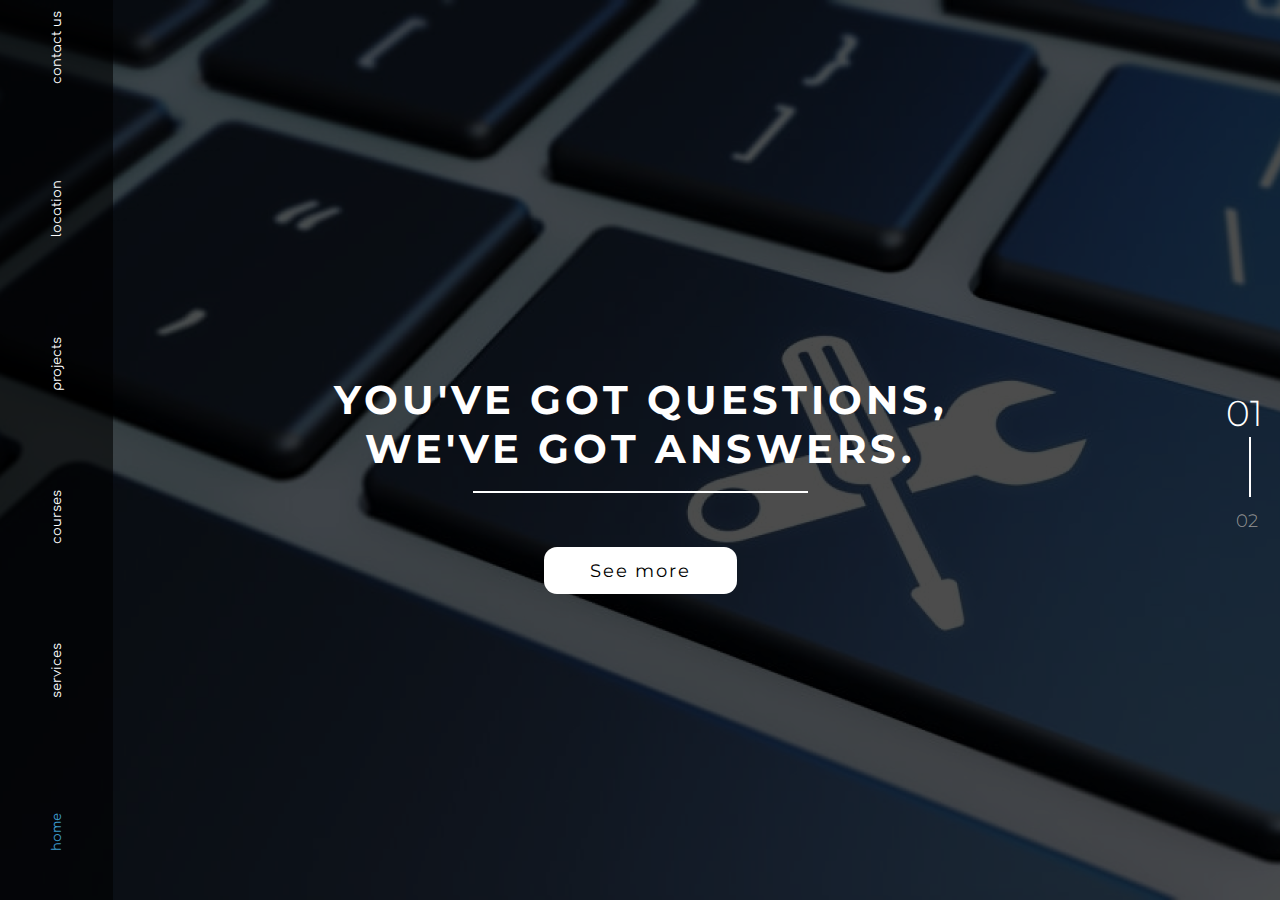
<file: index.html>
<!DOCTYPE html>
<html lang="en">

<head>
    <meta charset="UTF-8">
    <meta http-equiv="X-UA-Compatible" content="IE=edge">
    <meta name="viewport" content="width=device-width, initial-scale=1.0">
    <link rel="stylesheet" href="./assets/css/style.css">
    <title>Home Page</title>
</head>

<body>

    <!-- Home page 1 -->
    <section class="section1 fade">
        <div id="layer"></div>
        <nav class="navbar1">
            <ul>

                <li><a class="nav-link active" href="index.html">home</a></li>
                <li><a class="nav-link" href="services.html">services</a></li>
                <li><a class="nav-link" href="courses.html">courses</a></li>
                <li><a class="nav-link" href="projects.html">projects</a></li>
                <li><a class="nav-link" href="location.html">location</a></li>
                <li><a class="nav-link" href="contact.html">contact us</a></li>
            </ul>
        </nav>
        <div class="home-page-info">
            <h1>YOU'VE GOT QUESTIONS, WE'VE GOT ANSWERS.</h1>
            <hr>
            <button>See more</button>
        </div>
        <div class="navigation">
            <button><h1 class="firstP">01</h1></button>
            <hr>
            <button><h1 class="secondP">02</h1></button>
        </div>
    </section>

    <!-- Home page 2 -->
    <section class="section2 fade">
        <div id="layer"></div>
        <nav class="navbar1">
            <ul>

                <li><a class="nav-link active" href="index.html">home</a></li>
                <li><a class="nav-link" href="services.html">services</a></li>
                <li><a class="nav-link" href="courses.html">courses</a></li>
                <li><a class="nav-link" href="projects.html">projects</a></li>
                <li><a class="nav-link" href="location.html">location</a></li>
                <li><a class="nav-link" href="contact.html">contact us</a></li>
            </ul>
        </nav>
        <div class="home-page-info">
            <h1>JOIN HIGH QUALITY TRAININGS.</h1>
            <hr>
            <button>See more</button>
        </div>
        <div class="navigation">
            <button><h1 class="firstP">01</h1></button>
            <hr>
            <button><h1 class="secondP">02</h1></button>
        </div>
    </section>

    <script src="./assets/js/script.js"></script>

</body>

</html>
</file>
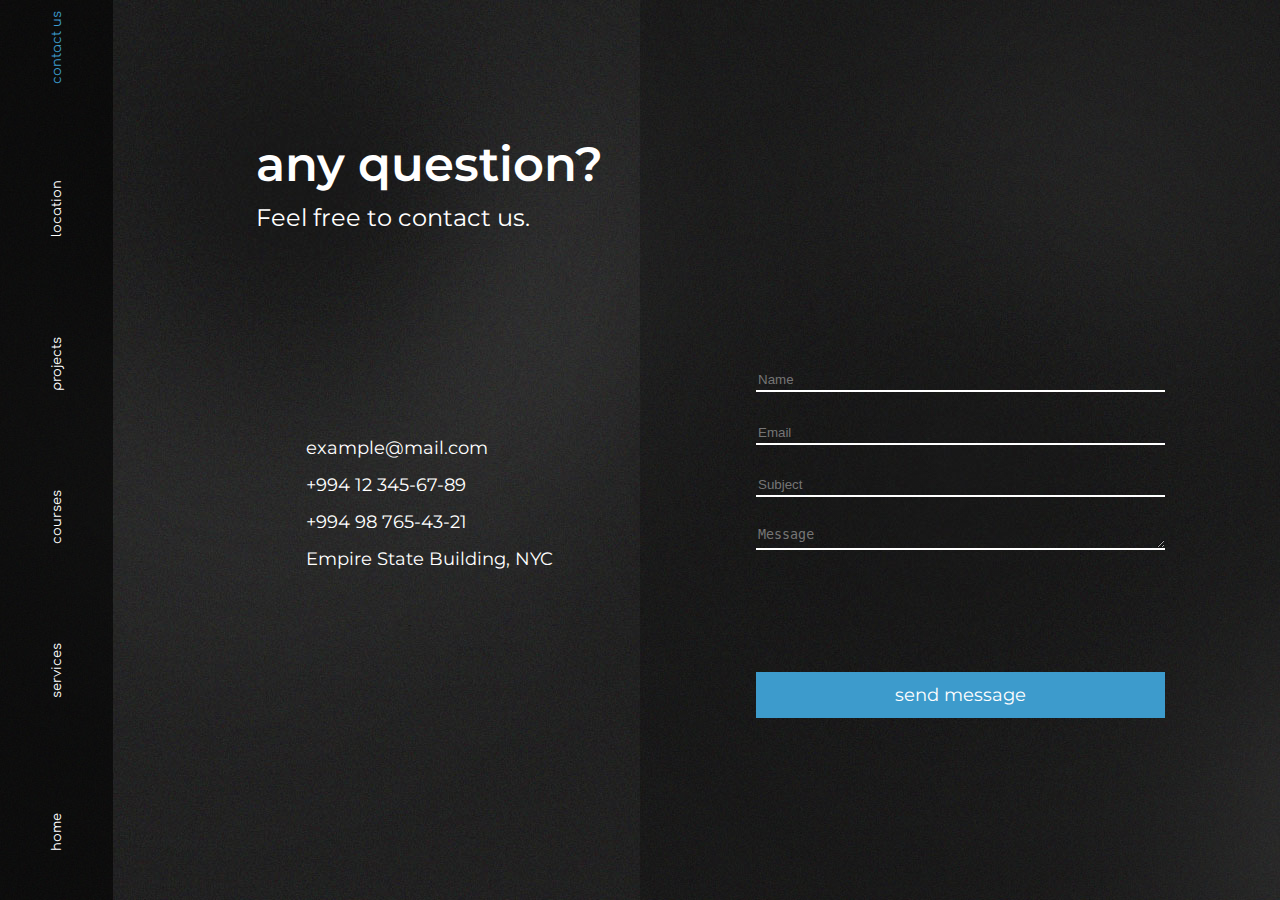
<file: contact.html>
<!DOCTYPE html>
<html lang="en">

<head>
    <meta charset="UTF-8">
    <meta http-equiv="X-UA-Compatible" content="IE=edge">
    <meta name="viewport" content="width=device-width, initial-scale=1.0">
    <link rel="stylesheet" href="./assets/css/style.css">
    <link rel="stylesheet" href="https://use.fontawesome.com/releases/v5.15.4/css/all.css" integrity="sha384-DyZ88mC6Up2uqS4h/KRgHuoeGwBcD4Ng9SiP4dIRy0EXTlnuz47vAwmeGwVChigm" crossorigin="anonymous">
    <title>Contact page</title>
</head>

<body>
    <section class="serv-sec">

        <div id="black-layer"></div>
        <nav class="navbar1">
            <ul>

                <li><a class="nav-link" href="index.html">home</a></li>
                <li><a class="nav-link" href="services.html">services</a></li>
                <li><a class="nav-link" href="courses.html">courses</a></li>
                <li><a class="nav-link" href="projects.html">projects</a></li>
                <li><a class="nav-link" href="location.html">location</a></li>
                <li><a class="nav-link active" href="contact.html">contact us</a></li>
            </ul>
        </nav>
        <div class="contact-div anim2">
            <div class="info-div">
                <div class="question">
                    <h1>any question?</h1>
                    <p>Feel free to contact us.</p>
                </div>
                <div class="contact-info">
                    <ul type="none">
                        <li><i class="far fa-envelope"></i>
                            <a href="mailto:example@mail.com">example@mail.com</a></li>
                        <li><i class="fas fa-phone"></i>
                            <a href="tel:+994123456789">+994 12 345-67-89</a>
                        </li>
                        <li><i class="fas fa-phone"></i>
                            <a href="tel:+994987654321">+994 98 765-43-21</a>
                        </li>
                        <li><i class="fas fa-map-marker-alt"></i>
                            <a href="https://goo.gl/maps/RJ6tJuZnEypJtetW8" target="_blank">Empire State Building, NYC</a>
                        </li>
                    </ul>
                </div>
            </div>
            <div class="cont-message">
                <div class="input-div">
                    <input type="text" name="name" id="name-input" placeholder="Name">
                    <input type="email" name="email" id="mail-input" placeholder="Email">
                    <input type="text" name="subject" id="subject-input" placeholder="Subject">
                    <textarea name="message" id="message-area" cols="30" rows="1" placeholder="Message"></textarea>
                </div>
                <button id="contact-btn">send message</button>
            </div>
        </div>
    </section>

</body>

</html>
</file>
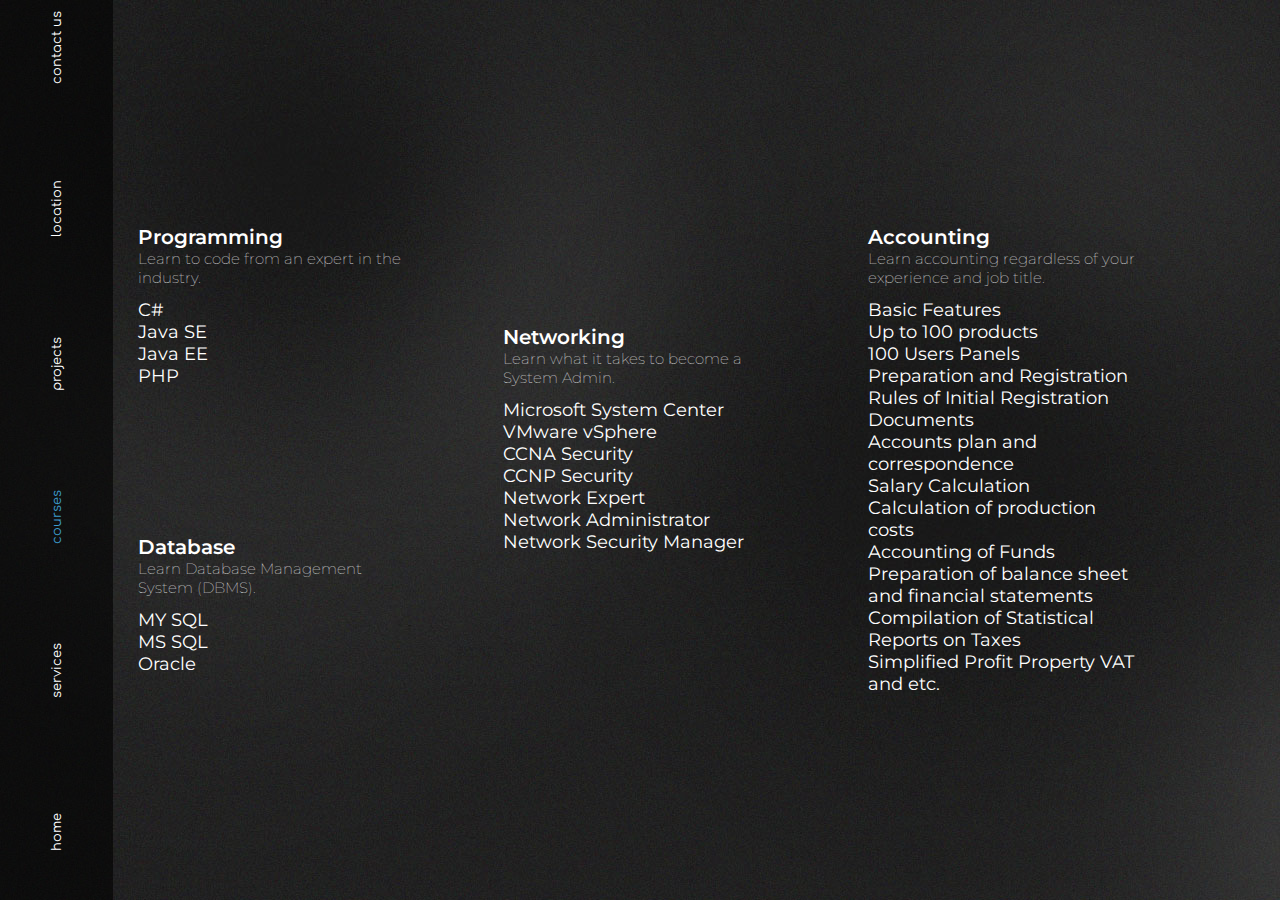
<file: courses.html>
<!DOCTYPE html>
<html lang="en">

<head>
    <meta charset="UTF-8">
    <meta http-equiv="X-UA-Compatible" content="IE=edge">
    <meta name="viewport" content="width=device-width, initial-scale=1.0">
    <link rel="stylesheet" href="./assets/css/style.css">
    <title>Courses</title>
</head>

<body>
    <section class="serv-sec">
        <nav class="navbar1">
            <ul>

                <li><a class="nav-link" href="index.html">home</a></li>
                <li><a class="nav-link" href="services.html">services</a></li>
                <li><a class="nav-link active" href="courses.html">courses</a></li>
                <li><a class="nav-link" href="projects.html">projects</a></li>
                <li><a class="nav-link" href="location.html">location</a></li>
                <li><a class="nav-link" href="contact.html">contact us</a></li>
            </ul>
        </nav>
        <div class="courses-grid  anim2">
            <div class="cg-div">
                <div>
                    <h1>Programming</h1>
                    <p>Learn to code from an expert in the industry.</p>
                    <ul>
                        <li>C#</li>
                        <li>Java SE</li>
                        <li>Java EE</li>
                        <li>PHP</li>


                    </ul>
                </div>
                <div>
                    <h1>Database</h1>
                    <p>Learn Database Management System (DBMS).</p>
                    <ul>
                        <li>MY SQL</li>
                        <li>MS SQL</li>
                        <li>Oracle</li>
                    </ul>
                </div>

            </div>
            <div class="cg-div">
                <h1>Networking</h1>
                <p>Learn what it takes to become a System Admin.</p>
                <ul>
                    <li>Microsoft System Center</li>
                    <li>VMware vSphere</li>
                    <li>CCNA Security</li>
                    <li>CCNP Security</li>
                    <li>Network Expert</li>
                    <li>Network Administrator</li>
                    <li>Network Security Manager</li>
                </ul>

            </div>
            <div class="cg-div">
                <h1>Accounting</h1>
                <p>Learn accounting regardless of your experience and job title.</p>
                <ul>
                    <li>Basic Features</li>
                    <li>Up to 100 products</li>
                    <li>100 Users Panels</li>
                    <li>Preparation and Registration Rules of Initial Registration Documents</li>
                    <li>Accounts plan and correspondence</li>
                    <li>Salary Calculation</li>
                    <li>Calculation of production costs</li>
                    <li>Accounting of Funds</li>
                    <li>Preparation of balance sheet and financial statements</li>
                    <li>Compilation of Statistical Reports on Taxes</li>
                    <li>Simplified Profit Property VAT and etc.</li>
                </ul>


            </div>

    </section>



</body>

</html>
</file>
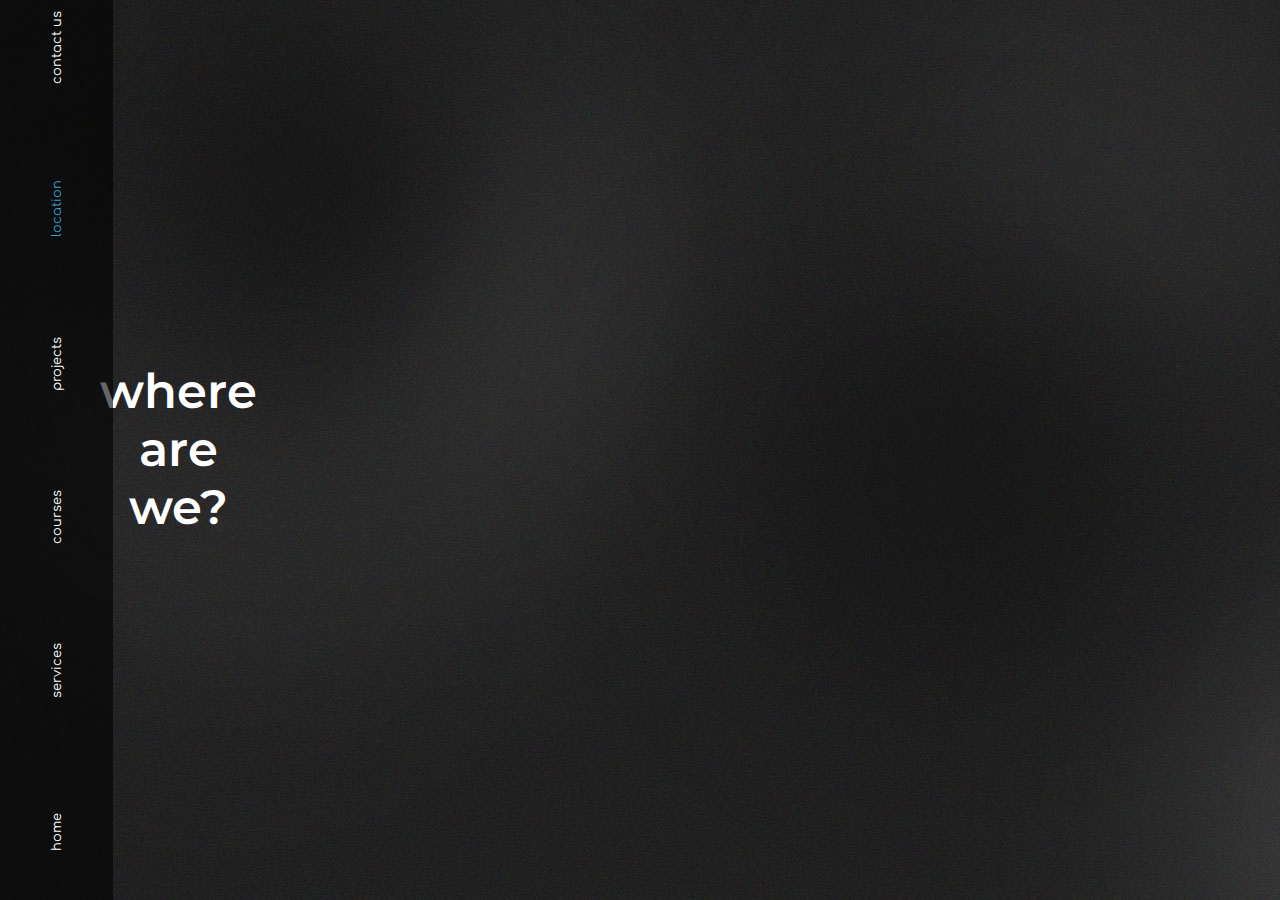
<file: location.html>
<!DOCTYPE html>
<html lang="en">

<head>
    <meta charset="UTF-8">
    <meta http-equiv="X-UA-Compatible" content="IE=edge">
    <meta name="viewport" content="width=device-width, initial-scale=1.0">
    <link rel="stylesheet" href="./assets/css/style.css">
    <title>Location</title>
</head>

<body>
    <section class="serv-sec">
        <nav class="navbar1">
            <ul>

                <li><a class="nav-link" href="index.html">home</a></li>
                <li><a class="nav-link" href="services.html">services</a></li>
                <li><a class="nav-link" href="courses.html">courses</a></li>
                <li><a class="nav-link" href="projects.html">projects</a></li>
                <li><a class="nav-link active" href="location.html">location</a></li>
                <li><a class="nav-link" href="contact.html">contact us</a></li>
            </ul>
        </nav>
        <div class="location-div anim2">
            <h1>where are we?</h1>
            <iframe src="https://www.google.com/maps/embed?pb=!1m18!1m12!1m3!1d3022.612781779425!2d-73.98795218459388!3d40.74854517932798!2m3!1f0!2f0!3f0!3m2!1i1024!2i768!4f13.1!3m3!1m2!1s0x89c259a9aeb1c6b5%3A0x35b1cfbc89a6097f!2z0K3QvNC_0LDQudGALdGB0YLQtdC50YIt0LHQuNC70LTQuNC90LMsIE5ldyBZb3JrLCBOWSAxMDAwMSwg0KHQqNCQ!5e0!3m2!1sru!2s!4v1637395656919!5m2!1sru!2s"
                width="800" height="536" style="border:0;" allowfullscreen="" loading="lazy"></iframe>
        </div>

    </section>



</body>

</html>
</file>
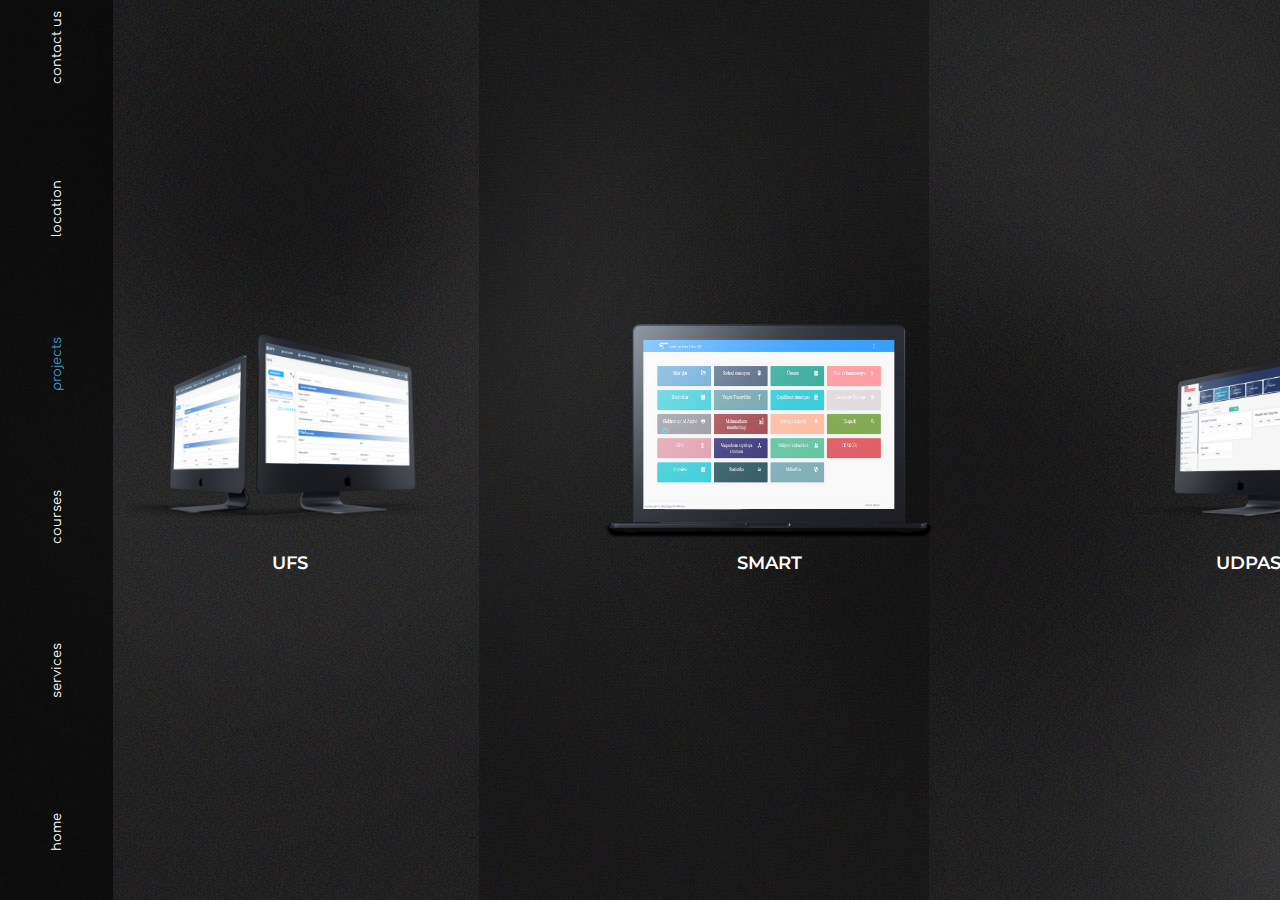
<file: projects.html>
<!DOCTYPE html>
<html>

<head>
    <meta charset="UTF-8">
    <meta http-equiv="X-UA-Compatible" content="IE=edge">
    <meta name="viewport" content="width=device-width, initial-scale=1.0">
    <link rel="stylesheet" href="./assets/css/style.css">
    <title>Projects</title>
</head>

<body>

    <section class="serv-sec ">
        <nav class="navbar1">
            <ul>

                <li><a class="nav-link" href="index.html">home</a></li>
                <li><a class="nav-link" href="services.html">services</a></li>
                <li><a class="nav-link" href="courses.html">courses</a></li>
                <li><a class="nav-link active" href="projects.html">projects</a></li>
                <li><a class="nav-link" href="location.html">location</a></li>
                <li><a class="nav-link" href="contact.html">contact us</a></li>
            </ul>
        </nav>
        <div id="black-layer2"></div>
        <div class="projects-div anim2">
            <div class="pr-div" id="prdiv1">
                <div class="pr-img">
                    <button class="transp-btn" id="img1"><img  src="./assets/img/test1.png" alt=""></button>
                    <h1 class="aa">UFS</h1>
                </div>
                <div class="pr-txt" id="pr-txt1">
                    <p>Lorem ipsum dolor sit amet, consectetur adipisicing elit. Rem obcaecati excepturi esse placeat sequi corporis doloribus nulla? Quo laudantium, aut, voluptatibus expedita recusandae architecto laborum saepe rem sit nemo commodi.</p>
                </div>
            </div>
            <div class="pr-div " id="prdiv2">
                <div class="pr-img mv-left">
                    <button class="transp-btn " id="img2"><img src="./assets/img/test2.png" alt=""></button>
                    <h1>SMART</h1>
                </div>
                <div class="pr-txt" id="pr-txt2">
                    <p>Lorem ipsum dolor sit amet, consectetur adipisicing elit. Rem obcaecati excepturi esse placeat sequi corporis doloribus nulla? Quo laudantium, aut, voluptatibus expedita recusandae architecto laborum saepe rem sit nemo commodi.</p>
                </div>
            </div>
            <div class="pr-div " id="prdiv3">
                <div class="pr-img">
                    <button class="transp-btn" id="img3"><img  src="./assets/img/test3.png" alt=""></button>
                    <h1>UDPAS</h1>
                </div>
                <div class="pr-txt" id="pr-txt3">
                    <p>Lorem ipsum dolor sit amet, consectetur adipisicing elit. Rem obcaecati excepturi esse placeat sequi corporis doloribus nulla? Quo laudantium, aut, voluptatibus expedita recusandae architecto laborum saepe rem sit nemo commodi.</p>
                </div>
            </div>

        </div>


        <script src="./assets/js/projects.js"></script>
</body>

</html>
</file>
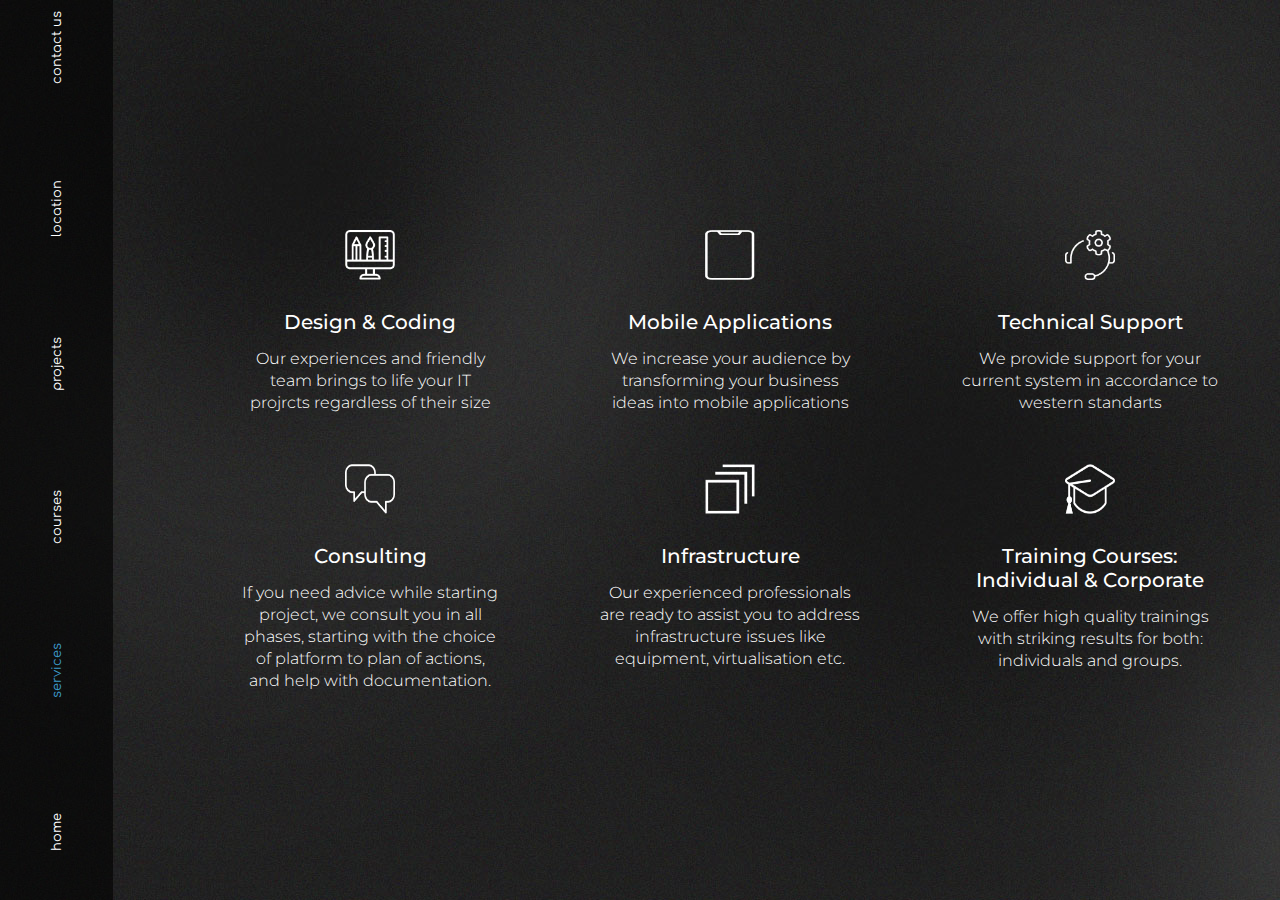
<file: services.html>
<!DOCTYPE html>
<html lang="en">

<head>
    <meta charset="UTF-8">
    <meta http-equiv="X-UA-Compatible" content="IE=edge">
    <meta name="viewport" content="width=device-width, initial-scale=1.0">
    <link rel="stylesheet" href="./assets/css/style.css">
    <title>Services</title>
</head>

<body>
    <section class="serv-sec">
        <nav class="navbar1">
            <ul>

                <li><a class="nav-link" href="index.html">home</a></li>
                <li><a class="nav-link active" href="services.html">services</a></li>
                <li><a class="nav-link" href="courses.html">courses</a></li>
                <li><a class="nav-link" href="projects.html">projects</a></li>
                <li><a class="nav-link" href="location.html">location</a></li>
                <li><a class="nav-link" href="contact.html">contact us</a></li>
            </ul>
        </nav>
        <div class="serv-grid anim2">
            <div>
                <img src="./assets/img/Vector1.png" alt="serv-icon">
                <h1>Design & Coding</h1>
                <p>Our experiences and friendly team brings to life your IT projrcts regardless of their size</p>
            </div>
            <div>
                <img src="./assets/img/Vector.png" alt="serv-icon">
                <h1>Mobile Applications</h1>
                <p>We increase your audience by transforming your business ideas into mobile applications</p>
            </div>
            <div>
                <img src="./assets/img/Vector2.png" alt="serv-icon">
                <h1>Technical Support</h1>
                <p>We provide support for your current system in accordance to western standarts</p>
            </div>
            <div>
                <img src="./assets/img/Vector3.png" alt="serv-icon">
                <h1>Consulting</h1>
                <p>If you need advice while starting project, we consult you in all phases, starting with the choice of platform to plan of actions, and help with documentation.</p>
            </div>
            <div>
                <img src="./assets/img/Vector4.png" alt="serv-icon">
                <h1>Infrastructure</h1>
                <p>Our experienced professionals are ready to assist you to address infrastructure issues like equipment, virtualisation etc.
                </p>
            </div>
            <div>
                <img src="./assets/img/Vector5.png" alt="serv-icon">
                <h1>Training Courses: Individual & Corporate</h1>
                <p>We offer high quality trainings with striking results for both: individuals and groups.</p>
            </div>
        </div>
    </section>



</body>

</html>
</file>
<file: assets/css/style.css>
@import url('https://fonts.googleapis.com/css2?family=Merriweather:ital,wght@0,300;0,400;0,700;0,900;1,300;1,400;1,700;1,900&family=Montserrat:ital,wght@0,100;0,200;0,300;0,400;0,500;0,600;0,700;0,800;0,900;1,100;1,200;1,300;1,400;1,500;1,600;1,700;1,800;1,900&display=swap');
@import url('https://fonts.googleapis.com/css2?family=Comfortaa:wght@300;400;500;600;700&family=Merriweather:ital,wght@0,300;0,400;0,700;0,900;1,300;1,400;1,700;1,900&family=Montserrat:ital,wght@0,100;0,200;0,300;0,400;0,500;0,600;0,700;0,800;0,900;1,100;1,200;1,300;1,400;1,500;1,600;1,700;1,800;1,900&display=swap');
* {
    box-sizing: border-box;
    margin: 0;
}

:root {
    --fontMont: 'Montserrat', sans-serif;
    --fontComf: 'Comfortaa', cursive;
}

.margin-top {
    margin-top: 20px;
}

.margin-bottom {
    margin-bottom: 20px;
}


/* HOME PAGE */

.section1,
.section2 {
    background: url(../img/1page-bg.png) no-repeat;
    background-size: cover;
    height: 100vh !important;
    position: relative;
    display: flex;
    flex-direction: row;
    justify-content: space-between;
}

#layer {
    position: absolute;
    width: 100%;
    height: 100%;
    background-color: rgba(0, 0, 0, 0.7);
}


/* navigation menu */

.navbar1 {
    position: absolute;
    top: 0;
    left: 0;
    background-color: rgba(0, 0, 0, 0.6);
    height: 100vh;
    z-index: 999;
}

.navbar1 ul {
    display: flex;
    flex-direction: column-reverse;
    justify-content: space-between;
    padding: 10px;
    height: 89vh;
    margin-top: 30px;
}

.navbar1 ul li {
    display: inline;
    transform: rotate(270deg);
    font: normal 13px var(--fontComf);
    align-items: center;
}

.navbar1 ul li a {
    padding: 10px;
    display: inline;
    text-decoration: none;
    color: #fff;
}

.navbar1 ul li a:hover {
    color: #3D9BCC;
}


/* central div */

.home-page-info {
    position: absolute;
    width: 620px;
    right: 50%;
    margin-right: -310px;
    height: 150px;
    top: 50%;
    margin-top: -75px;
    display: flex;
    flex-direction: column;
    justify-content: space-between;
}

.home-page-info h1 {
    text-align: center;
    font: 700 40px var(--fontMont);
    font-style: normal;
    line-height: 49px;
    letter-spacing: 0.1em;
    color: #fff;
}

.home-page-info hr {
    width: 335px;
    height: 0px;
    border: 1px solid #FFFFFF;
    align-self: center;
    margin: 18px 0 54px 0;
}

.home-page-info button {
    width: 193px;
    height: 49px;
    left: 625px;
    top: 549px;
    background: #FFFFFF;
    border-radius: 13px;
    font: 400 18px var(--fontMont);
    font-style: normal;
    line-height: 22px;
    letter-spacing: 0.1em;
    text-align: center;
    align-self: center;
    outline: none;
    border: none;
    padding: 13px 43px 12px 44px;
    transition: 0.6s;
}

.home-page-info button:hover {
    background-color: #3D9BCC;
    color: white;
}


/* page navigation */

.navigation {
    position: absolute;
    display: flex;
    flex-direction: column;
    height: 120px;
    top: 50%;
    margin-top: -60px;
    right: 0;
    width: 40px;
    margin-right: 10px;
}

.navigation hr {
    transform: rotate(90deg);
    margin: 30px 0;
    width: 60px;
    border: 0.5px solid #FFFFFF;
    align-self: center;
}

.navigation button {
    border: none;
    background: transparent;
}

.section1 .firstP {
    font: 300 36px var(--fontMont);
    font-style: normal;
    line-height: 44px;
    letter-spacing: 0em;
    text-align: left;
    color: #FFFFFF;
    margin-left: -10px !important;
}

.section1 .secondP {
    font: 300 18px var(--fontMont);
    font-style: normal;
    line-height: 44px;
    letter-spacing: 0em;
    text-align: left;
    color: #949494;
}


/* HOME PAGE 2 */

.section2 .navigation {
    margin-top: -130px;
}

.section2 {
    display: none;
    background: url(../img/2page-bg.png) no-repeat;
    background-size: cover;
}

.section2 .firstP {
    font: 300 18px var(--fontMont);
    color: #949494;
    margin-left: 5px !important;
}

.section2 .secondP {
    font: 300 36px var(--fontMont);
    color: #fff;
    margin-left: -10px;
}

.section2 .navigation hr {
    margin: 40px 0;
}


/* SERVICES */

.serv-sec {
    background: url(../img/services-bg.png) no-repeat;
    background-size: cover;
    height: 100vh;
    overflow-x: hidden !important;
    position: relative;
}

.serv-grid {
    position: absolute;
    display: grid;
    grid-template-columns: 1fr 1fr 1fr;
    width: 928px;
    height: 400px;
    left: 50%;
    margin-left: -400px;
    top: 50%;
    margin-top: -220px;
    grid-row-gap: 50px;
    grid-column-gap: 100px;
}

.serv-grid div h1 {
    color: #fff;
    font-family: Montserrat;
    font-size: 20px;
    font-style: normal;
    font-weight: 500;
    line-height: 24px;
    letter-spacing: 0em;
    text-align: center;
    margin: 30px 0 14px 0;
}

.serv-grid div p {
    color: #fff;
    font-family: Montserrat;
    font-size: 16px;
    font-style: normal;
    font-weight: 300;
    line-height: 22px;
    letter-spacing: 0em;
    text-align: center;
}

.serv-grid div img {
    align-self: center;
}

.serv-grid div {
    width: 260px;
    display: flex;
    flex-direction: column;
}

.serv-grid div img {
    width: 50px;
    height: 50px;
}


/* COURSES */

.courses-grid {
    position: absolute;
    display: flex;
    justify-content: space-between;
    flex-direction: row;
    width: 1005px;
    left: 50%;
    margin-left: -502.5px;
    height: 450px;
    top: 50%;
    margin-top: -225px;
    color: #fff;
}

.cg-div {
    width: 275px;
    height: 450px;
}

.cg-div h1 {
    font: 600 20px var(--fontMont);
}

.cg-div p {
    font: 100 15px var(--fontMont);
    margin-bottom: 12px;
}

.cg-div ul {
    list-style-type: none;
    font-style: normal;
    line-height: 22px;
    letter-spacing: 0em;
    text-align: left;
    font: 400 18px var(--fontMont);
    margin-left: -40px;
}

.cg-div:nth-child(1) {
    display: flex;
    flex-direction: column;
    justify-content: space-between !important;
}

.cg-div:nth-child(2) {
    margin-top: 100px;
}


/* LOCATION */

.location-div {
    display: flex;
    flex-direction: row;
    justify-content: space-between;
    width: 1200px;
    position: absolute;
    top: 50%;
    left: 50%;
    margin-top: -268px;
    margin-left: -545px;
}

.location-div h1 {
    font: 600 48px var(--fontMont);
    color: white;
    width: 167px;
    height: 172px;
    text-align: center;
    margin-top: 180px;
}


/* CONTACT PAGE */

#black-layer {
    background: radial-gradient(50% 50% at 50% 50%, rgba(0, 0, 0, 0) 0%, rgba(0, 0, 0, 0.2368) 100%);
    height: 100vh;
    width: 50%;
    position: absolute;
    right: 0 !important;
}

.info-div {
    position: absolute;
    color: #fff;
    display: flex;
    flex-direction: column;
    justify-content: space-between;
    height: 50vh;
    left: 20%;
    top: 50%;
    margin-top: -35vh;
    width: 380px;
}

.question h1 {
    font: 600 48px var(--fontMont);
    margin-bottom: 10px;
}

.question p {
    font: 400 24px var(--fontMont);
}

.contact-info ul li a {
    text-decoration: none;
    color: #fff;
    font: 400 18px var(--fontMont);
    cursor: pointer;
}

.contact-info ul li a:hover {
    color: #3D9BCC;
}

.contact-info ul li i {
    color: #3D9BCC;
    margin-right: 10px;
}

.contact-info ul li {
    margin-bottom: 15px;
}

.input-div {
    display: flex;
    flex-direction: column;
    height: 210px;
    width: 409px;
}

.input-div>* {
    background: transparent;
    color: #fff;
    border: none;
    border-bottom: 2px solid #fff;
    outline: none;
    height: 60px;
}

.input-div input,
.input-div textarea {
    padding-top: 30px;
    resize: vertical;
}

.cont-message {
    position: absolute;
    right: 25%;
    display: flex;
    flex-direction: column;
    justify-content: space-between;
    height: 378px;
    margin-right: -205px;
    top: 50%;
    margin-top: -110px;
}

#contact-btn {
    font: 400 18px var(--fontMont);
    font-style: normal;
    letter-spacing: 0em;
    text-align: center;
    color: #fff;
    width: 409px;
    height: 46px;
    background: #3D9BCC;
    border: none;
    outline: none;
}


/* PROJECTS */

#black-layer2 {
    position: absolute;
    width: 450px;
    height: 100vh;
    background: radial-gradient(50% 50% at 50% 50%, rgba(0, 0, 0, 0) 0%, rgba(0, 0, 0, 0.2368) 100%);
    left: 55%;
    margin-left: -225px;
    /* z-index: 0; */
}

.projects-div {
    display: flex;
    flex-direction: row;
    justify-content: space-between;
    width: 1300px;
    left: 30%;
    position: absolute;
    margin-left: -265px;
    height: 255px;
    top: 50%;
    margin-top: -127.5px;
}

.pr-img button img {
    width: 330px;
    height: 214px;
    margin-bottom: 10px;
    animation-duration: 1s;
    animation-fill-mode: forwards;
}

@keyframes img {
    from {
        width: 330px;
        height: 214px;
    }
    to {
        width: 480px;
        height: 314px;
    }
}

.pr-img button {
    background: transparent;
    border: none;
    outline: none;
    cursor: pointer;
}

.pr-img h1 {
    text-align: center;
    font: 600 18px var(--fontMont);
    color: #fff;
}

#pr-txt3,
#pr-txt2,
#pr-txt1 {
    /* display: none; */
    color: #fff;
    font: 600 18px var(--fontMont);
    animation-name: txtAnim;
    animation-duration: 3s;
    position: absolute;
    width: 454px;
    height: 206px;
    right: 10%;
    top: 48%;
    height: -103px;
    opacity: 0;
    visibility: hidden;
    transition: visibility 0s, opacity 0.5s linear;
}

#pr-txt3 {
    left: 20px;
}

.pr-div {
    display: flex;
    flex-direction: row;
    justify-content: space-between;
}


/* #prdiv2 {
    background: radial-gradient(50% 50% at 50% 50%, rgba(0, 0, 0, 0) 0%, rgba(0, 0, 0, 0.2368) 100%);
    background-size: cover;
    width: 50%;
    position: absolute;
    right: 0 !important;
} */


/* ------ */

.active {
    color: #3D9BCC !important;
}


/* ANIMATIONS */

.fade {
    -webkit-animation-name: fade;
    -webkit-animation-duration: 0.7s;
    animation-name: fade;
    animation-duration: 0.7s;
}

@-webkit-keyframes fade {
    from {
        opacity: .2
    }
    to {
        opacity: 1
    }
}

@keyframes fade {
    from {
        opacity: .2
    }
    to {
        opacity: 1
    }
}


/* ------------------- */

.anim2 {
    animation-name: anim2;
    animation-duration: 1.5s;
}

@keyframes anim2 {
    from {
        opacity: .2
    }
    to {
        opacity: 1
    }
}


/* ------------------- */

.layer-anim {
    animation-name: layer;
    animation-duration: 1s;
    animation-fill-mode: forwards;
}

@keyframes layer {
    from {
        margin-left: -225px;
        left: 55%;
        width: 450px;
    }
    to {
        margin-left: 0;
        width: 100%;
        left: 0;
    }
}


/* main animation */

.move-to-right {
    animation-name: movement;
    animation-duration: 2s;
    animation-fill-mode: forwards;
}

.move-to-left {
    animation-name: movementLeft;
    animation-duration: 2s;
    animation-fill-mode: forwards;
}

.move-to-bothL {
    animation-name: movementBothL;
    animation-duration: 2s;
    animation-fill-mode: forwards;
}

@keyframes movement {
    from {
        margin-left: 0;
    }
    to {
        margin-left: 2000px;
    }
}

@keyframes movementLeft {
    from {
        margin-right: 0;
    }
    to {
        margin-left: -2000px;
    }
}

@keyframes movementBothL {
    from {
        margin-right: 0;
        margin-left: 0;
    }
    to {
        margin-left: -2000px;
        margin-right: -2000px;
    }
}

@keyframes txtAnim {
    from {
        top: 48%;
    }
    to {
        top: 50%;
    }
}

.mv-left {
    animation-duration: 1s;
    /* animation-name: mvlft; */
    animation-fill-mode: forwards;
}

@keyframes mvlft {
    from {
        left: 50%;
        margin-left: -170px;
    }
    to {
        left: 10%;
        margin-left: 0;
    }
}


/* 
700
 */
</file>
